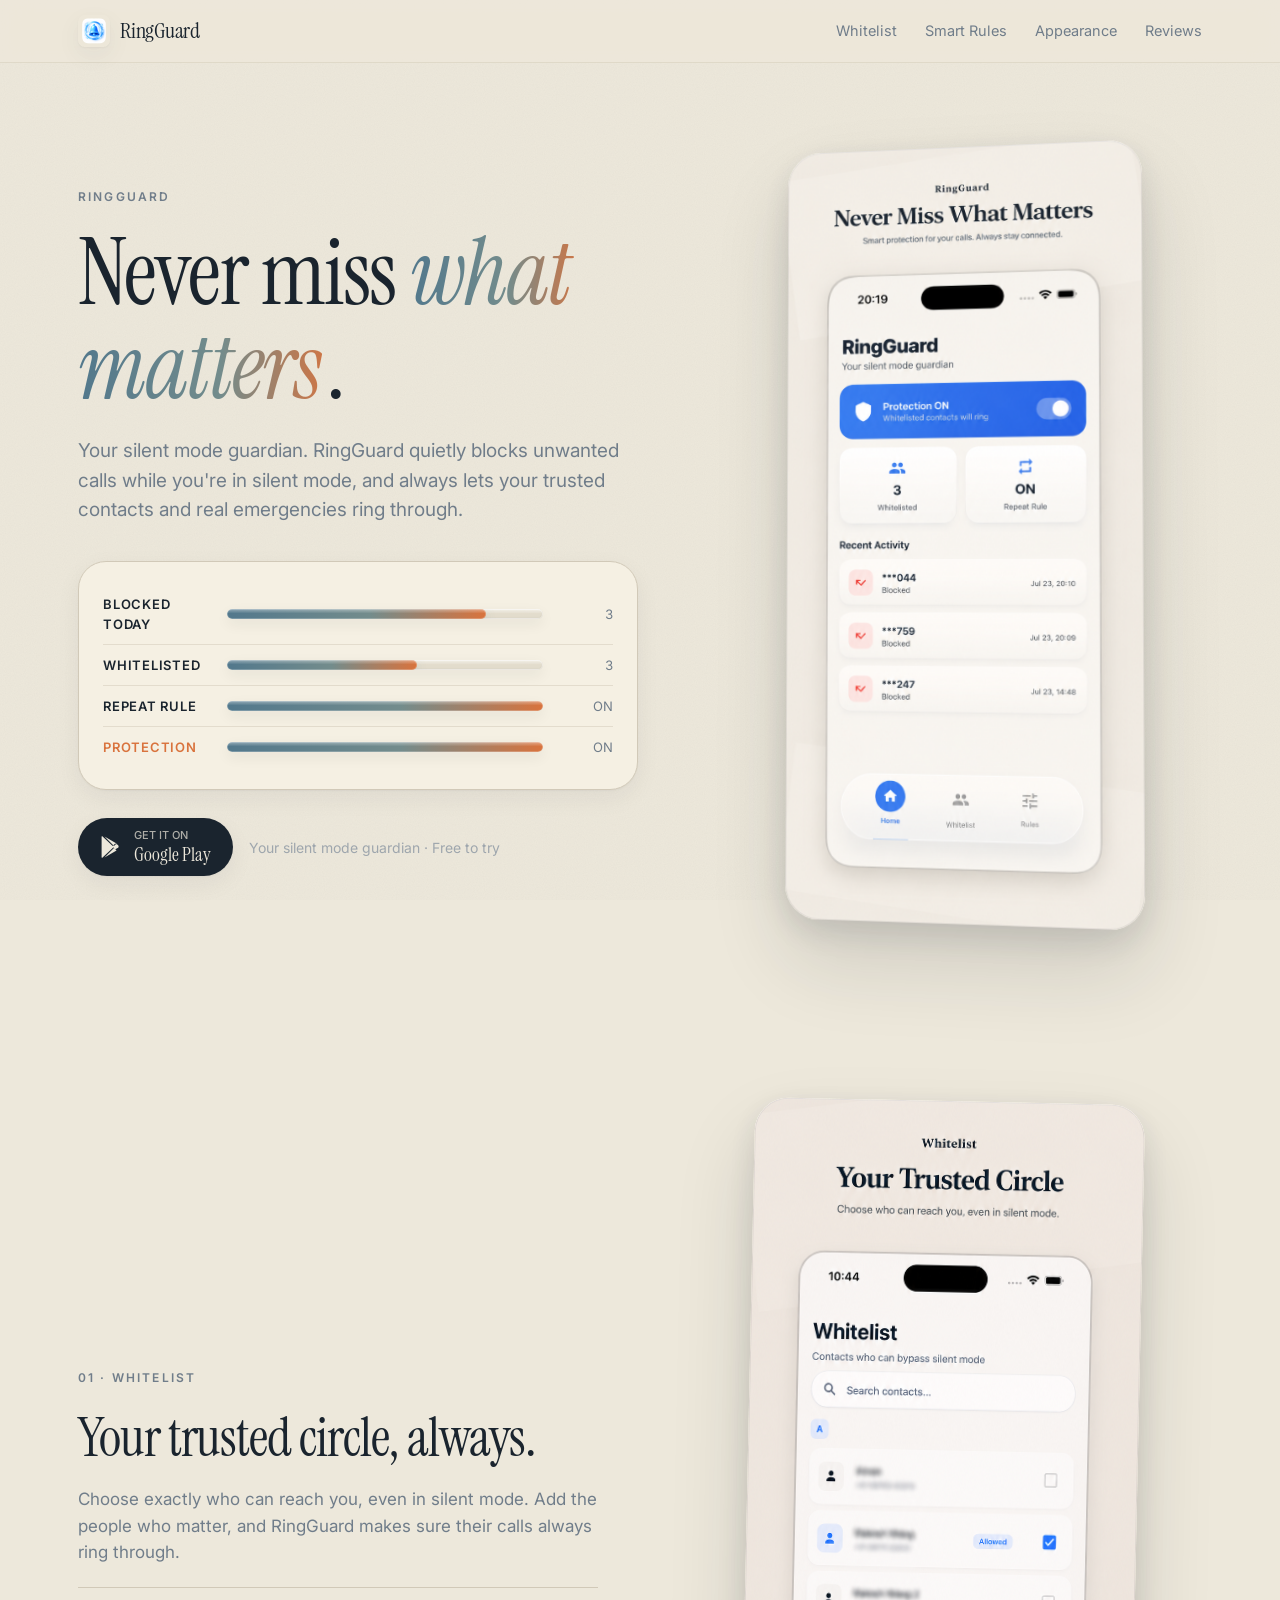
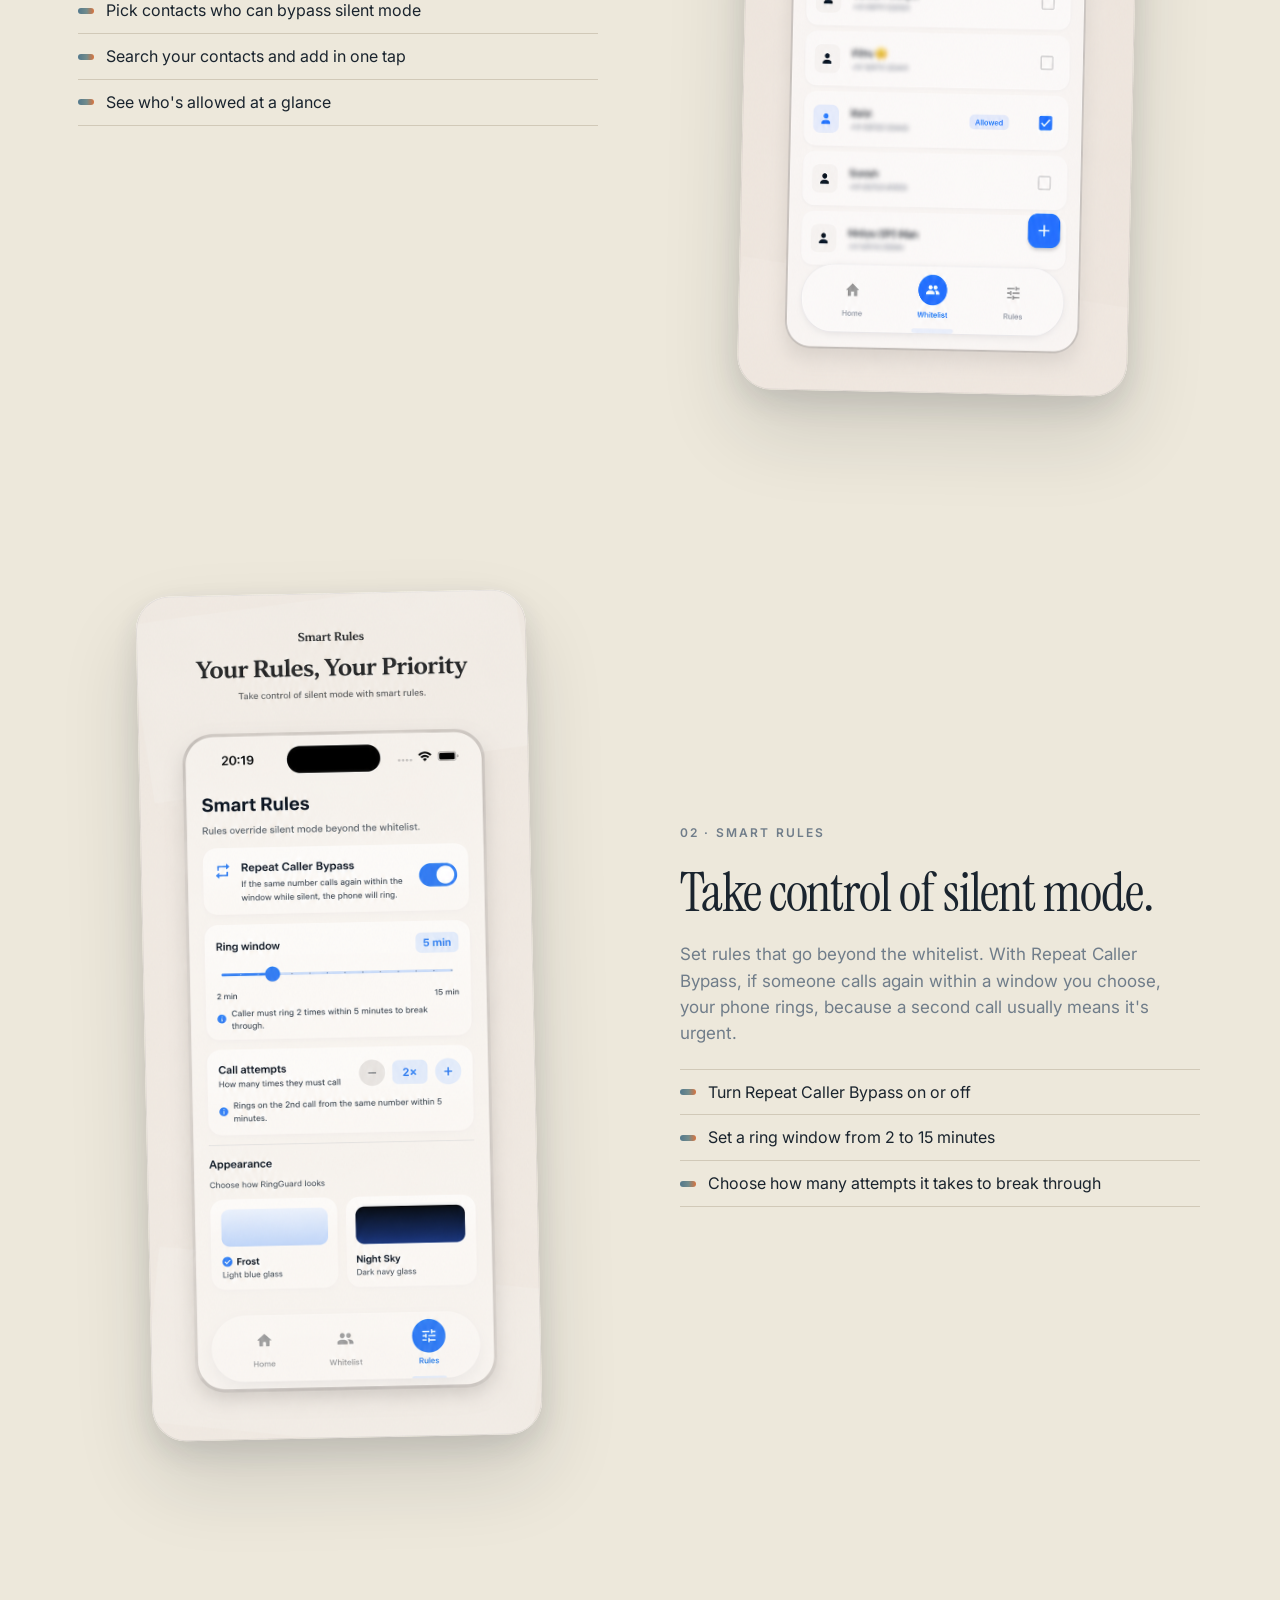
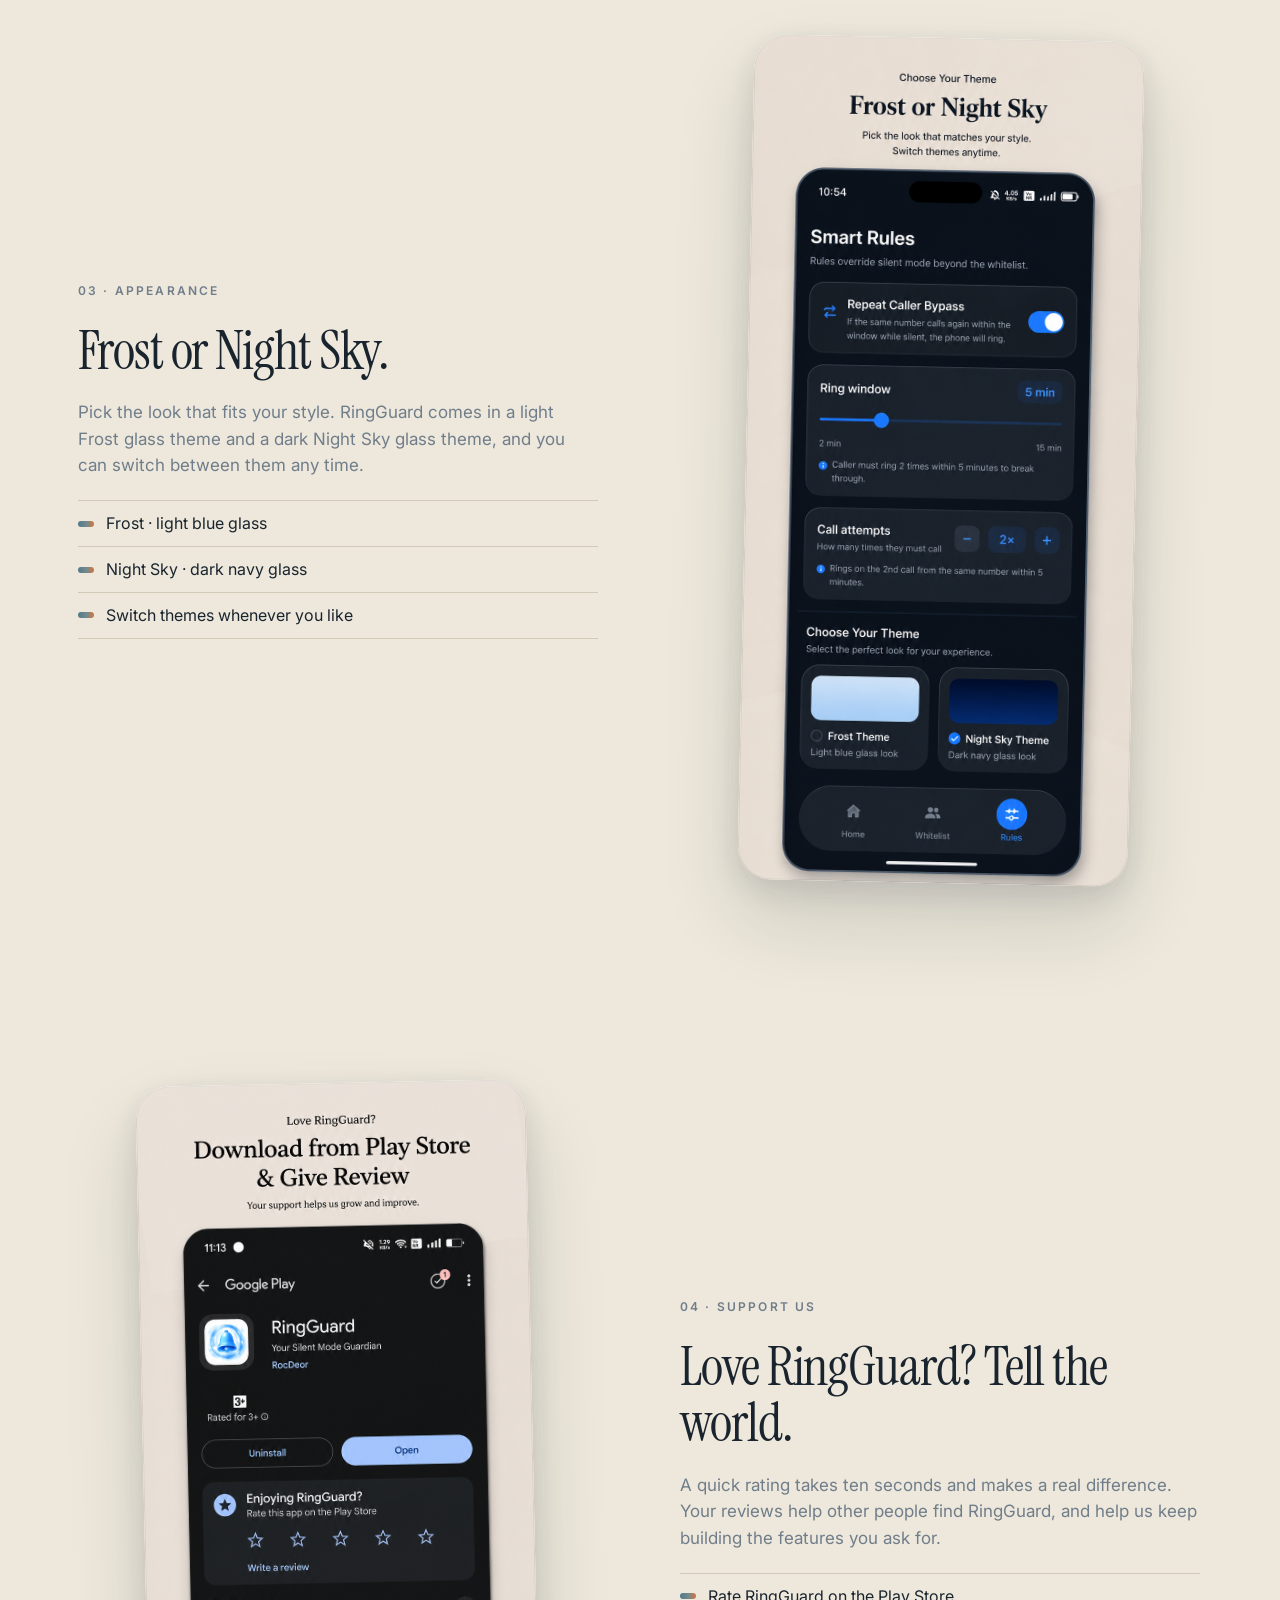
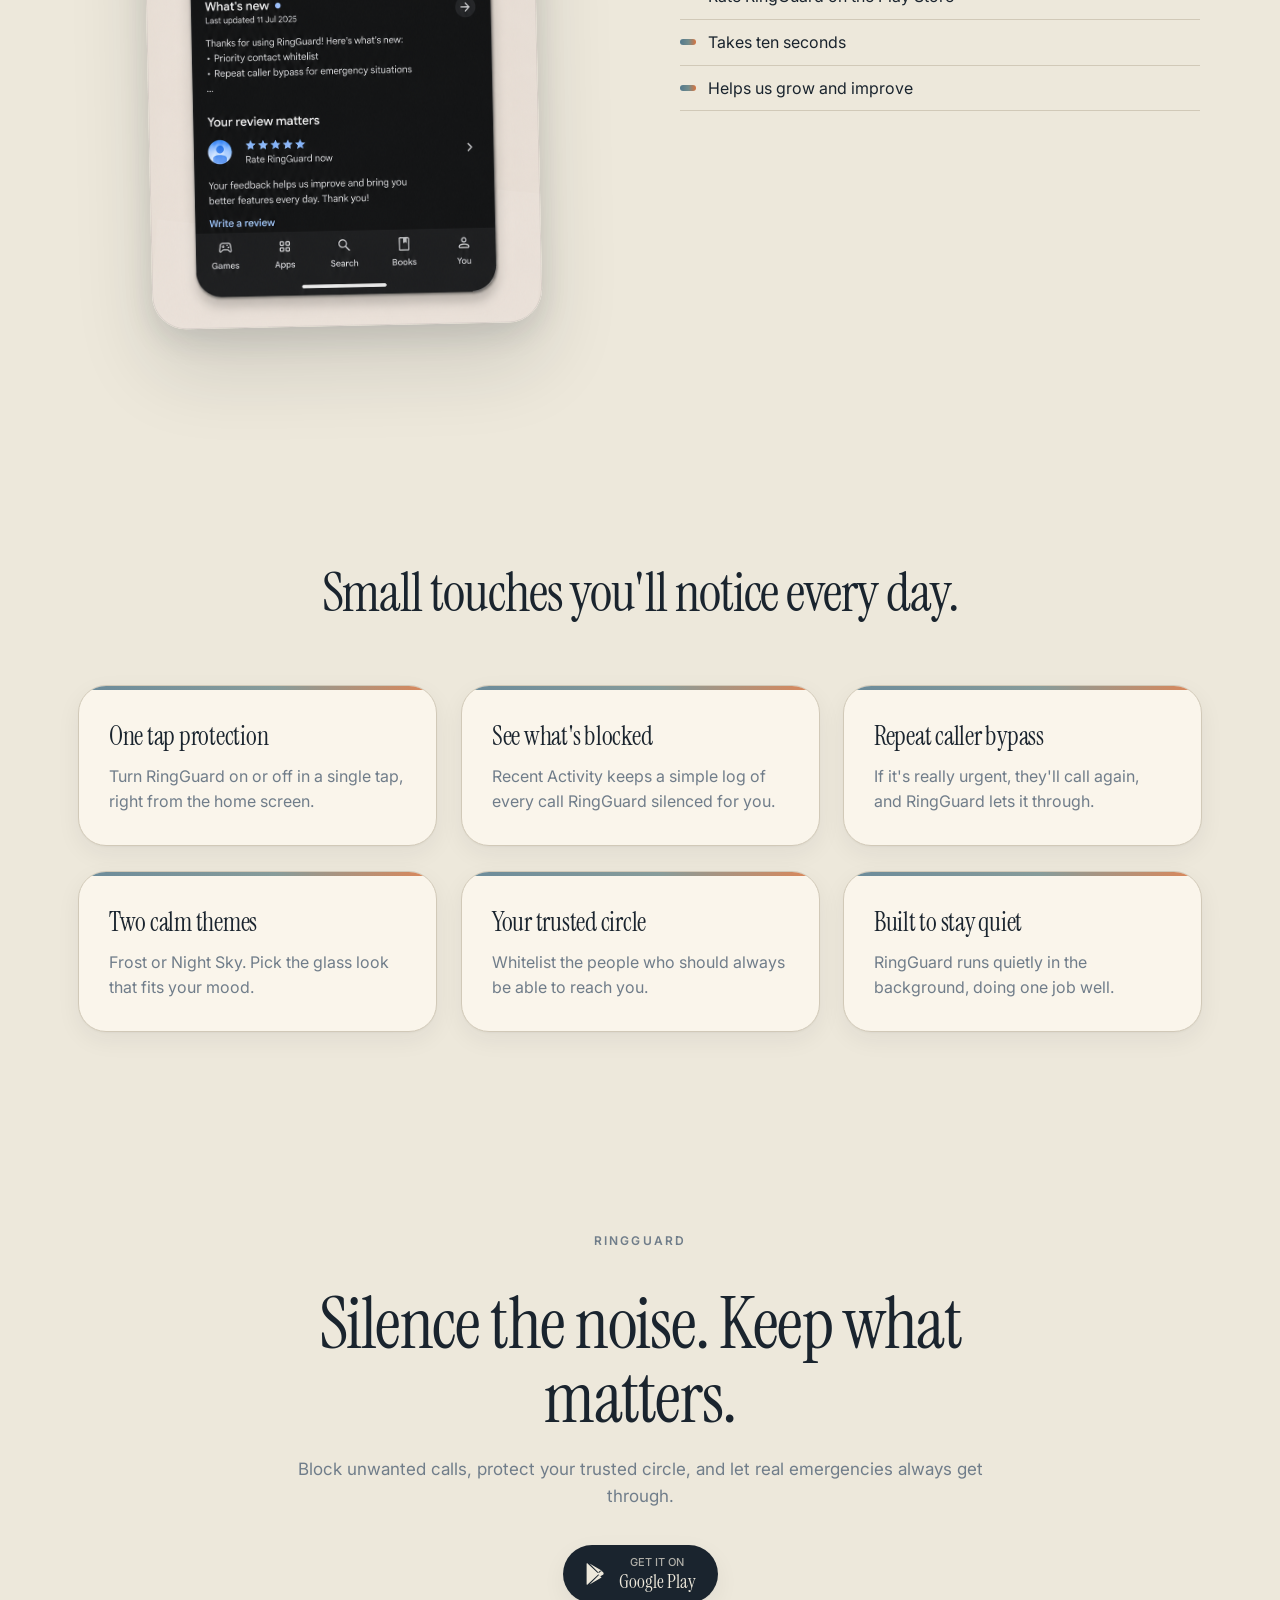
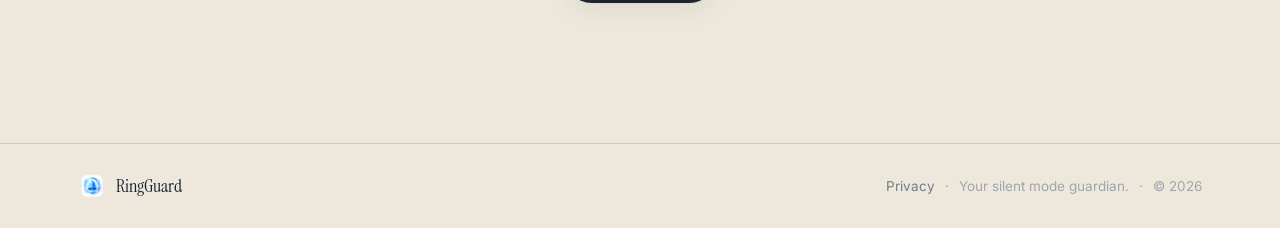
<file: index.html>
<!DOCTYPE html>
<html lang="en">
<head>
<meta charset="UTF-8" />
<meta name="viewport" content="width=device-width, initial-scale=1, viewport-fit=cover" />
<title>RingGuard · Your Silent Mode Guardian</title>
<meta name="description" content="RingGuard blocks unwanted calls while your phone is on silent, and always lets your trusted contacts and real emergencies through." />
<meta name="theme-color" content="#EDE8DB" />
<meta name="robots" content="index,follow" />

<link rel="canonical" href="https://wandering-spirit-22.github.io/ringguard/" />

<meta property="og:title" content="RingGuard · Your Silent Mode Guardian" />
<meta property="og:description" content="Block unwanted calls in silent mode. Whitelist the people who matter, set smart rules for repeat callers, and never miss what's important." />
<meta property="og:image" content="https://wandering-spirit-22.github.io/ringguard/assets/og.png" />
<meta property="og:image:width" content="1200" />
<meta property="og:image:height" content="630" />
<meta property="og:url" content="https://wandering-spirit-22.github.io/ringguard/" />
<meta property="og:type" content="website" />
<meta property="og:site_name" content="RingGuard" />
<meta name="twitter:card" content="summary_large_image" />
<meta name="twitter:title" content="RingGuard · Your Silent Mode Guardian" />
<meta name="twitter:description" content="Block unwanted calls in silent mode. Whitelist the people who matter, and never miss what's important." />
<meta name="twitter:image" content="https://wandering-spirit-22.github.io/ringguard/assets/og.png" />

<link rel="icon" type="image/png" href="assets/icon.png" />
<link rel="apple-touch-icon" href="assets/icon.png" />

<link rel="preconnect" href="https://fonts.googleapis.com" />
<link rel="preconnect" href="https://fonts.gstatic.com" crossorigin />
<link href="https://fonts.googleapis.com/css2?family=Instrument+Serif:ital@0;1&family=Inter:wght@400;500;600;700&display=swap" rel="stylesheet" />

<link rel="stylesheet" href="style.css" />
</head>
<body>

<div class="grain" aria-hidden="true"></div>

<header class="nav">
  <div class="nav-inner">
    <a class="brand" href="#top" aria-label="RingGuard home">
      <img src="assets/icon.png" alt="" width="32" height="32" />
      <span>RingGuard</span>
    </a>
    <nav class="nav-links">
      <a href="#features">Whitelist</a>
      <a href="#smart-rules">Smart Rules</a>
      <a href="#themes">Appearance</a>
      <a href="#share">Reviews</a>
    </nav>
  </div>
</header>

<main id="top">

  <!-- HERO -->
  <section class="hero">
    <div class="hero-inner">
      <p class="eyebrow">RingGuard</p>
      <h1 class="hero-title">
        Never miss <em>what matters</em>.
      </h1>
      <p class="hero-sub">
        Your silent mode guardian. RingGuard quietly blocks unwanted calls while you're in silent mode, and always lets your trusted contacts and real emergencies ring through.
      </p>

      <div class="hero-bars" aria-hidden="true">
        <div class="bar-row" data-progress="82">
          <span class="bar-label">Blocked today</span>
          <div class="track"><div class="fill"></div></div>
          <span class="bar-value">3</span>
        </div>
        <div class="bar-row" data-progress="60">
          <span class="bar-label">Whitelisted</span>
          <div class="track"><div class="fill"></div></div>
          <span class="bar-value">3</span>
        </div>
        <div class="bar-row" data-progress="100">
          <span class="bar-label">Repeat rule</span>
          <div class="track"><div class="fill"></div></div>
          <span class="bar-value">ON</span>
        </div>
        <div class="bar-row" data-progress="100" data-highlight="true">
          <span class="bar-label">Protection</span>
          <div class="track"><div class="fill"></div></div>
          <span class="bar-value">ON</span>
        </div>
      </div>

      <div class="cta">
        <a class="playstore" href="https://play.google.com/store/apps/details?id=com.ringguard.app" aria-label="Get RingGuard on Google Play">
          <svg viewBox="0 0 512 512" width="22" height="22" aria-hidden="true">
           <path fill="currentColor" d="M325.3 234.3L104.6 13l280.8 161.2-60.1 60.1zM47 0c-6.1 4.6-9.6 11.8-9.6 21.1v469.8c0 9.3 3.5 16.5 9.6 21.1l273.4-256L47 0zm372.4 208.6l-63.3-36.5-70.1 68.9 70.1 68.9 63.9-36.5c19.3-12 19.3-32.9-0.6-64.8zM104.6 499l280.8-161.2-60.1-60.1L104.6 499z"/>
          </svg>
          <span class="ap-text">
           <span class="ap-top">GET IT ON</span>
           <span class="ap-bot">Google Play</span>
          </span>
        </a>
        <span class="cta-note">Your silent mode guardian · Free to try</span>
      </div>
    </div>

    <div class="hero-aside" aria-hidden="true">
      <div class="phone phone-tilt">
        <img src="assets/home page.png" alt="" />
      </div>
    </div>
  </section>

  <!-- FEATURE 1: Whitelist -->
  <section class="feature feature-alt" id="features">
    <div class="feature-text reveal">
      <p class="kicker">01 · Whitelist</p>
      <h2>Your trusted circle, always.</h2>
      <p>
        Choose exactly who can reach you, even in silent mode. Add the people who matter, and RingGuard makes sure their calls always ring through.
      </p>
      <ul class="bullets">
        <li>Pick contacts who can bypass silent mode</li>
        <li>Search your contacts and add in one tap</li>
        <li>See who's allowed at a glance</li>
      </ul>
    </div>
    <div class="feature-art reveal">
      <div class="phone">
        <img src="assets/whitelist.png" alt="The RingGuard whitelist screen showing trusted contacts allowed to bypass silent mode." />
      </div>
    </div>
  </section>

  <!-- FEATURE 2: Smart Rules -->
  <section class="feature" id="smart-rules">
    <div class="feature-art reveal">
      <div class="phone">
        <img src="assets/smart rules.png" alt="The RingGuard Smart Rules screen with repeat caller bypass and ring window settings." />
      </div>
    </div>
    <div class="feature-text reveal">
      <p class="kicker">02 · Smart Rules</p>
      <h2>Take control of silent mode.</h2>
      <p>
        Set rules that go beyond the whitelist. With Repeat Caller Bypass, if someone calls again within a window you choose, your phone rings, because a second call usually means it's urgent.
      </p>
      <ul class="bullets">
        <li>Turn Repeat Caller Bypass on or off</li>
        <li>Set a ring window from 2 to 15 minutes</li>
        <li>Choose how many attempts it takes to break through</li>
      </ul>
    </div>
  </section>

  <!-- FEATURE 3: Themes -->
  <section class="feature feature-alt" id="themes">
    <div class="feature-text reveal">
      <p class="kicker">03 · Appearance</p>
      <h2>Frost or Night Sky.</h2>
      <p>
        Pick the look that fits your style. RingGuard comes in a light Frost glass theme and a dark Night Sky glass theme, and you can switch between them any time.
      </p>
      <ul class="bullets">
        <li>Frost · light blue glass</li>
        <li>Night Sky · dark navy glass</li>
        <li>Switch themes whenever you like</li>
      </ul>
    </div>
    <div class="feature-art reveal">
      <div class="phone">
        <img src="assets/theme night.png" alt="The RingGuard Night Sky dark theme shown on the Smart Rules screen." />
      </div>
    </div>
  </section>

  <!-- FEATURE 4: Reviews -->
  <section class="feature" id="share">
    <div class="feature-art reveal">
      <div class="phone">
        <img src="assets/review.png" alt="The Play Store listing for RingGuard with a prompt to leave a review." />
      </div>
    </div>
    <div class="feature-text reveal">
      <p class="kicker">04 · Support Us</p>
      <h2>Love RingGuard? Tell the world.</h2>
      <p>
        A quick rating takes ten seconds and makes a real difference. Your reviews help other people find RingGuard, and help us keep building the features you ask for.
      </p>
      <ul class="bullets">
        <li>Rate RingGuard on the Play Store</li>
        <li>Takes ten seconds</li>
        <li>Helps us grow and improve</li>
      </ul>
    </div>
  </section>

  <!-- MORE NICE THINGS -->
  <section class="more">
    <div class="more-inner">
      <p class="kicker reveal">More nice things</p>
      <h2 class="reveal">Small touches you'll notice every day.</h2>
      <div class="more-grid">
        <div class="more-card reveal">
          <h3>One tap protection</h3>
          <p>Turn RingGuard on or off in a single tap, right from the home screen.</p>
        </div>
        <div class="more-card reveal">
          <h3>See what's blocked</h3>
          <p>Recent Activity keeps a simple log of every call RingGuard silenced for you.</p>
        </div>
        <div class="more-card reveal">
          <h3>Repeat caller bypass</h3>
          <p>If it's really urgent, they'll call again, and RingGuard lets it through.</p>
        </div>
        <div class="more-card reveal">
          <h3>Two calm themes</h3>
          <p>Frost or Night Sky. Pick the glass look that fits your mood.</p>
        </div>
        <div class="more-card reveal">
          <h3>Your trusted circle</h3>
          <p>Whitelist the people who should always be able to reach you.</p>
        </div>
        <div class="more-card reveal">
          <h3>Built to stay quiet</h3>
          <p>RingGuard runs quietly in the background, doing one job well.</p>
        </div>
      </div>
    </div>
  </section>

  <!-- CLOSING -->
  <section class="closing">
    <div class="closing-inner reveal">
      <p class="eyebrow">RingGuard</p>
      <h2>Silence the noise. Keep what matters.</h2>
      <p>Block unwanted calls, protect your trusted circle, and let real emergencies always get through.</p>
      <a class="playstore" href="https://play.google.com/store/apps/details?id=com.ringguard.app" aria-label="Get RingGuard on Google Play">
       <svg viewBox="0 0 512 512" width="22" height="22" aria-hidden="true">
         <path fill="currentColor" d="M325.3 234.3L104.6 13l280.8 161.2-60.1 60.1zM47 0c-6.1 4.6-9.6 11.8-9.6 21.1v469.8c0 9.3 3.5 16.5 9.6 21.1l273.4-256L47 0zm372.4 208.6l-63.3-36.5-70.1 68.9 70.1 68.9 63.9-36.5c19.3-12 19.3-32.9-0.6-64.8zM104.6 499l280.8-161.2-60.1-60.1L104.6 499z"/>
       </svg>
        <span class="ap-text">
         <span class="ap-top">GET IT ON</span>
          <span class="ap-bot">Google Play</span>
        </span>
      </a>
    </div>
  </section>
</main>

<footer class="foot">
  <div class="foot-inner">
    <div class="foot-brand">
      <img src="assets/icon.png" alt="" width="28" height="28" />
      <span>RingGuard</span>
    </div>
    <div class="foot-meta">
      <a href="privacy.html">Privacy</a>
      <span class="dot">·</span>
      <span>Your silent mode guardian.</span>
      <span class="dot">·</span>
      <span>© <span id="year">2026</span></span>
    </div>
  </div>
</footer>

<script src="app.js" defer></script>
</body>
</html>
</file>
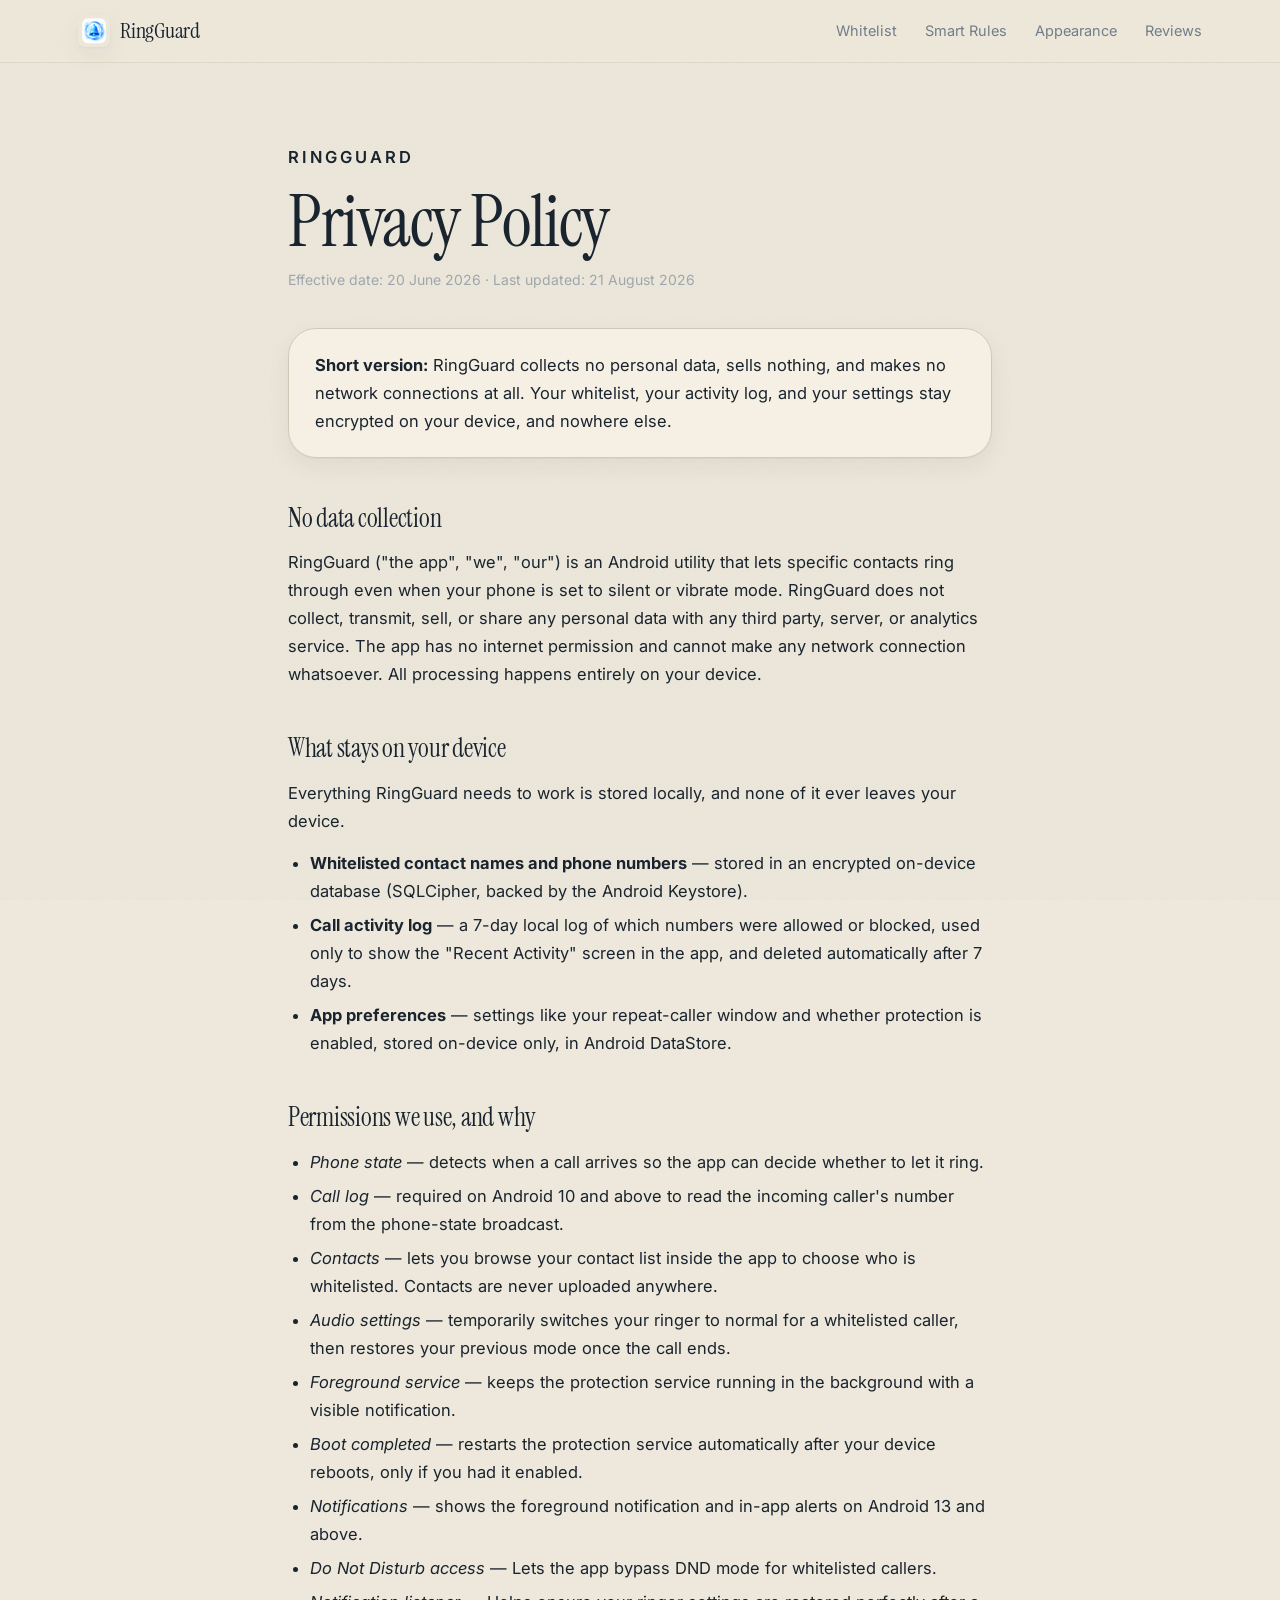
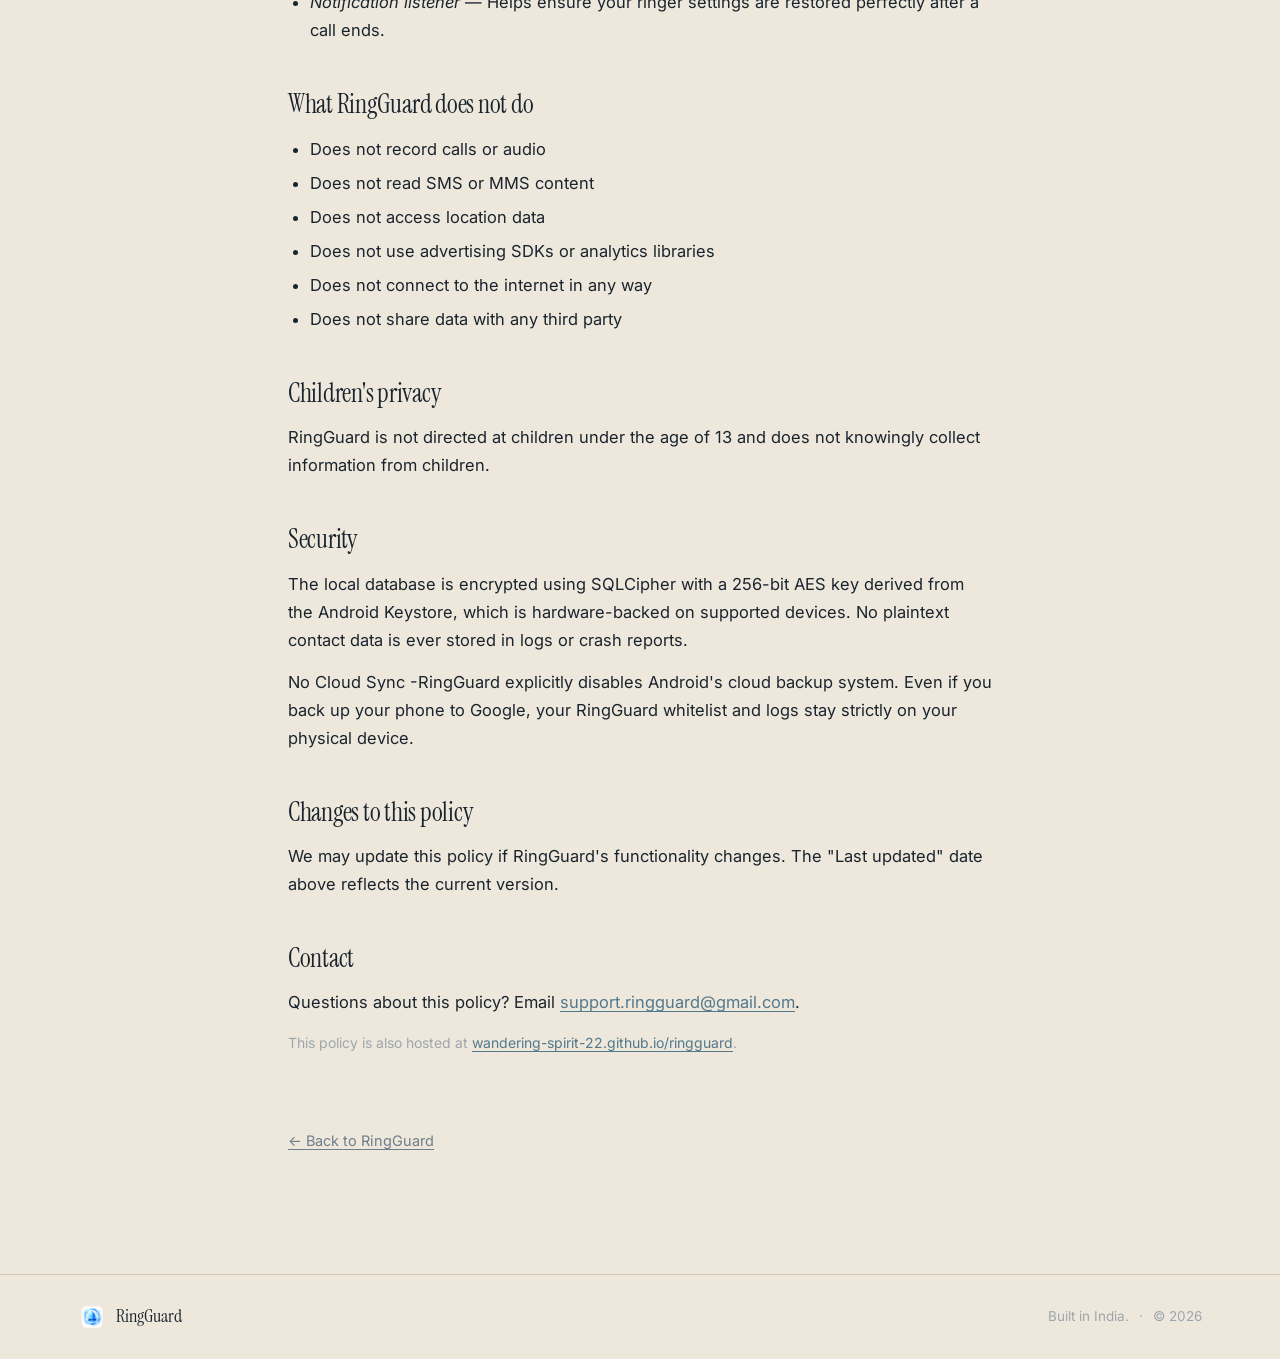
<file: privacy.html>
<!DOCTYPE html>
<html lang="en">
<head>
<meta charset="UTF-8" />
<meta name="viewport" content="width=device-width, initial-scale=1, viewport-fit=cover" />
<title>RingGuard · Privacy Policy</title>
<meta name="description" content="RingGuard collects no personal data and makes no network connections of any kind. Everything stays encrypted, on your device." />
<link rel="canonical" href="https://wandering-spirit-22.github.io/ringguard/privacy.html" />
<meta property="og:title" content="RingGuard · Privacy Policy" />
<meta property="og:description" content="RingGuard collects no personal data and makes no network connections of any kind. Everything stays encrypted, on your device." />
<meta property="og:url" content="https://wandering-spirit-22.github.io/ringguard/privacy.html" />
<meta property="og:type" content="website" />
<meta name="theme-color" content="#EDE8DB" />
<meta name="robots" content="index,follow" />

<link rel="icon" type="image/png" href="assets/icon.png" />
<link rel="apple-touch-icon" href="assets/icon.png" />

<link rel="preconnect" href="https://fonts.googleapis.com" />
<link rel="preconnect" href="https://fonts.gstatic.com" crossorigin />
<link href="https://fonts.googleapis.com/css2?family=Instrument+Serif:ital@0;1&family=Inter:wght@400;500;600;700&display=swap" rel="stylesheet" />

<link rel="stylesheet" href="style.css" />
<style>
  .legal {
    max-width: 760px;
    margin: 0 auto;
    padding: 80px 28px 120px;
  }
  .legal .eyebrow { margin-bottom: 14px; }
  .legal h1 {
    font-family: var(--serif);
    font-weight: 400;
    font-size: clamp(40px, 6vw, 72px);
    line-height: 1.04;
    letter-spacing: -0.02em;
    margin: 0 0 8px;
  }
  .legal .updated {
    color: var(--text-3);
    font-size: 14px;
    margin: 0 0 36px;
  }
  .legal h2 {
    font-family: var(--serif);
    font-weight: 400;
    font-size: 26px;
    letter-spacing: -0.01em;
    margin: 40px 0 10px;
  }
  .legal p, .legal li {
    color: var(--text);
    font-size: 16.5px;
    line-height: 1.7;
  }
  .legal p { margin: 0 0 14px; }
  .legal ul { padding-left: 22px; margin: 0 0 14px; }
  .legal li { margin-bottom: 6px; }
  .legal a { color: var(--accent); text-decoration: underline; text-underline-offset: 3px; }
  .legal a:hover { color: var(--warm); }
  .legal .summary {
    background: var(--card);
    border: 1px solid var(--divider);
    border-radius: var(--r-card);
    padding: 22px 26px;
    margin: 28px 0 8px;
    box-shadow: var(--shadow-1);
  }
  .legal .summary p { margin: 0; }
  .legal .summary strong { color: var(--text); }
  .legal .back {
    display: inline-flex; align-items: center; gap: 8px;
    color: var(--text-2);
    font-size: 14.5px;
    margin-top: 40px;
  }
  .legal .back:hover { color: var(--text); }
</style>
</head>
<body>

<div class="grain" aria-hidden="true"></div>

<header class="nav">
  <div class="nav-inner">
    <a class="brand" href="index.html" aria-label="RingGuard home">
      <img src="assets/icon.png" alt="" width="32" height="32" />
      <span>RingGuard</span>
    </a>
    <nav class="nav-links">
      <a href="index.html#features">Whitelist</a>
      <a href="index.html#smart-rules">Smart Rules</a>
      <a href="index.html#themes">Appearance</a>
      <a href="index.html#share">Reviews</a>
    </nav>
  </div>
</header>

<main>
  <article class="legal">
    <p class="eyebrow">RingGuard</p>
    <h1>Privacy Policy</h1>
    <p class="updated">Effective date: 20 June 2026 · Last updated: 21 August 2026</p>

    <div class="summary">
      <p><strong>Short version:</strong> RingGuard collects no personal data, sells nothing, and makes no network connections at all. Your whitelist, your activity log, and your settings stay encrypted on your device, and nowhere else.</p>
    </div>

    <h2>No data collection</h2>
    <p>RingGuard ("the app", "we", "our") is an Android utility that lets specific contacts ring through even when your phone is set to silent or vibrate mode. RingGuard does not collect, transmit, sell, or share any personal data with any third party, server, or analytics service. The app has no internet permission and cannot make any network connection whatsoever. All processing happens entirely on your device.</p>

    <h2>What stays on your device</h2>
    <p>Everything RingGuard needs to work is stored locally, and none of it ever leaves your device.</p>
    <ul>
      <li><strong>Whitelisted contact names and phone numbers</strong> — stored in an encrypted on-device database (SQLCipher, backed by the Android Keystore).</li>
      <li><strong>Call activity log</strong> — a 7-day local log of which numbers were allowed or blocked, used only to show the "Recent Activity" screen in the app, and deleted automatically after 7 days.</li>
      <li><strong>App preferences</strong> — settings like your repeat-caller window and whether protection is enabled, stored on-device only, in Android DataStore.</li>
    </ul>

    <h2>Permissions we use, and why</h2>
    <ul>
      <li><em>Phone state</em> — detects when a call arrives so the app can decide whether to let it ring.</li>
      <li><em>Call log</em> — required on Android 10 and above to read the incoming caller's number from the phone-state broadcast.</li>
      <li><em>Contacts</em> — lets you browse your contact list inside the app to choose who is whitelisted. Contacts are never uploaded anywhere.</li>
      <li><em>Audio settings</em> — temporarily switches your ringer to normal for a whitelisted caller, then restores your previous mode once the call ends.</li>
      <li><em>Foreground service</em> — keeps the protection service running in the background with a visible notification.</li>
      <li><em>Boot completed</em> — restarts the protection service automatically after your device reboots, only if you had it enabled.</li>
      <li><em>Notifications</em> — shows the foreground notification and in-app alerts on Android 13 and above.</li>
      <li><em>Do Not Disturb access </em> — Lets the app bypass DND mode for whitelisted callers.</li>
      <li><em>Notification listener</em> — Helps ensure your ringer settings are restored perfectly after a call ends.</li>
    </ul>

    <h2>What RingGuard does not do</h2>
    <ul>
      <li>Does not record calls or audio</li>
      <li>Does not read SMS or MMS content</li>
      <li>Does not access location data</li>
      <li>Does not use advertising SDKs or analytics libraries</li>
      <li>Does not connect to the internet in any way</li>
      <li>Does not share data with any third party</li>
    </ul>

    <h2>Children's privacy</h2>
    <p>RingGuard is not directed at children under the age of 13 and does not knowingly collect information from children.</p>

    <h2>Security</h2>
    <p>The local database is encrypted using SQLCipher with a 256-bit AES key derived from the Android Keystore, which is hardware-backed on supported devices. No plaintext contact data is ever stored in logs or crash reports.</p>
    <p>No Cloud Sync -RingGuard explicitly disables Android's cloud backup system. Even if you back up your phone to Google, your RingGuard whitelist and logs stay strictly on your physical device.</p>

    <h2>Changes to this policy</h2>
    <p>We may update this policy if RingGuard's functionality changes. The "Last updated" date above reflects the current version.</p>

    <h2>Contact</h2>
    <p>Questions about this policy? Email <a href="mailto:support.ringguard@gmail.com">support.ringguard@gmail.com</a>.</p>
    <p class="updated">This policy is also hosted at <a href="https://wandering-spirit-22.github.io/ringguard/" target="_blank" rel="noopener">wandering-spirit-22.github.io/ringguard</a>.</p>

    <a class="back" href="index.html">← Back to RingGuard</a>
  </article>
</main>

<footer class="foot">
  <div class="foot-inner">
    <div class="foot-brand">
      <img src="assets/icon.png" alt="" width="28" height="28" />
      <span>RingGuard</span>
    </div>
    <div class="foot-meta">
      <span>Built in India.</span>
      <span class="dot">·</span>
      <span>© <span id="year">2026</span></span>
    </div>
  </div>
</footer>

<script>document.getElementById('year').textContent = String(new Date().getFullYear());</script>
</body>
</html>
</file>
<file: style.css>
/* ---------- Tokens (mirrors AppTheme.swift) ---------- */
:root {
  --bg:           #EDE8DB;
  --card:         #F5F0E3;
  --card-elev:    #FAF5EB;
  --text:         #1A242E;
  --text-2:       #707D8A;
  --text-3:       #9EA6AD;
  --track:        #DBD4C4;
  --divider:      #D1C9B8;
  --accent:       #52788C;
  --accent-mid:   #738C8C;
  --warm:         #D9733D;

  --grad: linear-gradient(90deg, #52788C 0%, #738C8C 55%, #D9733D 100%);
  --grad-soft: linear-gradient(90deg, rgba(82,120,140,.15) 0%, rgba(217,115,61,.15) 100%);

  --serif: "Instrument Serif", "Iowan Old Style", "Apple Garamond", Georgia, serif;
  --sans:  "Inter", -apple-system, BlinkMacSystemFont, "SF Pro Text", system-ui, sans-serif;

  --r-card: 28px;
  --r-pill: 999px;

  --shadow-1: 0 1px 2px rgba(26,36,46,.04), 0 8px 24px rgba(26,36,46,.06);
  --shadow-2: 0 4px 14px rgba(26,36,46,.08), 0 24px 60px rgba(26,36,46,.10);
  --shadow-3: 0 10px 30px rgba(26,36,46,.12), 0 40px 80px rgba(26,36,46,.14);

  --max: 1180px;
}

/* ---------- Base ---------- */
* { box-sizing: border-box; }
html, body { margin: 0; padding: 0; }
html { scroll-behavior: smooth; }
body {
  background: var(--bg);
  color: var(--text);
  font-family: var(--sans);
  font-size: 17px;
  line-height: 1.55;
  -webkit-font-smoothing: antialiased;
  text-rendering: optimizeLegibility;
  overflow-x: hidden;
}

a { color: inherit; text-decoration: none; }
img { display: block; max-width: 100%; height: auto; }

::selection { background: rgba(217,115,61,.25); color: var(--text); }

/* Subtle paper grain: adds texture to the cream background */
.grain {
  position: fixed; inset: 0; z-index: 0; pointer-events: none;
  background-image: url("data:image/svg+xml;utf8,<svg xmlns='http://www.w3.org/2000/svg' width='160' height='160'><filter id='n'><feTurbulence type='fractalNoise' baseFrequency='0.9' numOctaves='2' stitchTiles='stitch'/><feColorMatrix values='0 0 0 0 0.10  0 0 0 0 0.14  0 0 0 0 0.18  0 0 0 0.06 0'/></filter><rect width='100%25' height='100%25' filter='url(%23n)'/></svg>");
  opacity: .55;
  mix-blend-mode: multiply;
}

main, .nav, .foot { position: relative; z-index: 1; }

/* ---------- Nav ---------- */
.nav {
  position: sticky; top: 0; z-index: 30;
  backdrop-filter: saturate(140%) blur(14px);
  -webkit-backdrop-filter: saturate(140%) blur(14px);
  background: rgba(237,232,219,.72);
  border-bottom: 1px solid rgba(209,201,184,.5);
}
.nav-inner {
  max-width: var(--max);
  margin: 0 auto; padding: 14px 28px;
  display: flex; align-items: center; justify-content: space-between;
}
.brand {
  display: flex; align-items: center; gap: 10px;
  font-family: var(--serif); font-size: 22px; letter-spacing: -0.01em;
}
.brand img { border-radius: 7px; box-shadow: var(--shadow-1); }
.nav-links { display: flex; gap: 28px; }
.nav-links a {
  font-size: 14.5px; color: var(--text-2);
  transition: color .25s ease;
}
.nav-links a:hover { color: var(--text); }

@media (max-width: 640px) {
  .nav-links { display: none; }
  .nav-inner { padding: 12px 20px; }
}

/* ---------- Hero ---------- */
.hero {
  max-width: var(--max);
  margin: 0 auto;
  padding: 80px 28px 80px;
  display: grid; grid-template-columns: 1.1fr 0.9fr; gap: 56px; align-items: center;
}
.hero-inner { max-width: 560px; }
.eyebrow {
  font-family: var(--sans);
  text-transform: uppercase;
  letter-spacing: 0.18em;
  font-size: 12px; font-weight: 600;
  color: var(--text-2);
  margin: 0 0 20px;
}
.hero-title {
  font-family: var(--serif);
  font-weight: 400;
  font-size: clamp(48px, 7.4vw, 92px);
  line-height: 1.02;
  letter-spacing: -0.02em;
  margin: 0 0 22px;
}
.hero-title em {
  font-style: italic;
  background: var(--grad);
  -webkit-background-clip: text;
  background-clip: text;
  color: transparent;
  padding: 0 0.18em 0.04em 0;
  margin-right: -0.12em;
  -webkit-box-decoration-break: clone;
  box-decoration-break: clone;
}
.hero-sub {
  font-size: 19px; color: var(--text-2);
  margin: 0 0 36px; max-width: 48ch;
}
.cta {
  display: flex; align-items: center; gap: 16px; flex-wrap: wrap;
  margin-top: 28px;
}
.cta-note { font-size: 14px; color: var(--text-3); }
.playstore {
  display: inline-flex; align-items: center; gap: 12px;
  background: var(--text); color: var(--bg);
  padding: 12px 22px;
  border-radius: var(--r-pill);
  font-weight: 500;
  box-shadow: var(--shadow-1);
  transition: transform .35s cubic-bezier(.2,.7,.2,1), box-shadow .35s ease;
}
.playstore:hover { transform: translateY(-2px); box-shadow: var(--shadow-2); }
.playstore svg { flex-shrink: 0; }
.ap-text { display: flex; flex-direction: column; line-height: 1; }
.ap-top { font-size: 11px; opacity: .7; margin-bottom: 4px; }
.ap-bot { font-family: var(--serif); font-size: 19px; }

.playstore-lg { padding: 14px 30px; }
.playstore-lg .ap-bot { font-size: 22px; }

/* Hero bars */
.hero-bars {
  margin: 36px 0 8px;
  background: var(--card);
  border: 1px solid var(--divider);
  border-radius: var(--r-card);
  padding: 22px 24px;
  box-shadow: var(--shadow-1);
}
.bar-row {
  display: grid;
  grid-template-columns: 110px 1fr 56px;
  align-items: center;
  gap: 14px;
  padding: 10px 0;
  border-bottom: 1px solid rgba(209,201,184,.5);
}
.bar-row:last-child { border-bottom: 0; }
.bar-label {
  font-size: 13px; font-weight: 600; letter-spacing: 0.06em;
  text-transform: uppercase; color: var(--text);
}
.bar-value {
  font-size: 13px; color: var(--text-2);
  text-align: right; font-variant-numeric: tabular-nums;
}
.track {
  height: 10px;
  background:
    linear-gradient(180deg, rgba(255,255,255,.58), rgba(255,255,255,0) 48%),
    rgba(219,212,196,.72);
  border-radius: var(--r-pill);
  overflow: hidden;
  position: relative;
  box-shadow:
    inset 0 0 0 1px rgba(255,255,255,.48),
    inset 0 -1px 2px rgba(26,36,46,.08),
    0 5px 14px rgba(26,36,46,.07);
  backdrop-filter: blur(10px) saturate(120%);
  -webkit-backdrop-filter: blur(10px) saturate(120%);
}
.fill {
  height: 100%;
  width: 0;
  background:
    linear-gradient(180deg, rgba(255,255,255,.38), rgba(255,255,255,0) 44%),
    var(--grad);
  border-radius: var(--r-pill);
  box-shadow:
    inset 0 0 0 1px rgba(255,255,255,.22),
    0 4px 12px rgba(82,120,140,.18);
  transition: width 1.6s cubic-bezier(.2,.7,.2,1);
  transition-delay: var(--delay, 0s);
}
.bar-row[data-highlight="true"] .bar-label { color: var(--warm); }

/* Promo screenshot cards */
.hero-aside { display: flex; justify-content: center; }
.phone {
  position: relative;
  width: min(360px, 100%);
  border-radius: 34px;
  overflow: hidden;
  box-shadow:
    0 1px 0 rgba(255,255,255,.5) inset,
    var(--shadow-3);
  background: var(--card);
  transition: transform .8s cubic-bezier(.2,.7,.2,1);
}
.phone img { width: 100%; height: auto; display: block; }
.phone::after {
  content: ""; position: absolute; inset: 0;
  border-radius: 34px;
  box-shadow:
    inset 0 0 0 1px rgba(26,36,46,.08),
    inset 0 1px 0 rgba(255,255,255,.36);
  pointer-events: none;
}
.watch {
  position: relative;
  width: min(280px, 100%);
  aspect-ratio: 416 / 496;
  border-radius: 56px;
  overflow: hidden;
  background: #000;
  padding: 14px 12px;
  box-shadow:
    0 0 0 6px #1a1a1a,
    0 0 0 7px rgba(255,255,255,.08),
    var(--shadow-3);
  transition: transform .8s cubic-bezier(.2,.7,.2,1);
}
.watch img {
  width: 100%; height: 100%; display: block;
  border-radius: 44px;
  object-fit: cover;
}
.feature:nth-of-type(odd) .feature-art .watch  { transform: rotate(-1.2deg); }
.feature:nth-of-type(even) .feature-art .watch { transform: rotate(1.2deg); }
.feature:nth-of-type(odd) .feature-art .watch:hover,
.feature:nth-of-type(even) .feature-art .watch:hover { transform: rotate(0); }

.phone-tilt {
  transform: perspective(1400px) rotateX(2deg) rotateY(-8deg) translateY(0);
  animation: float 8s ease-in-out infinite;
}
@keyframes float {
  0%, 100% { transform: perspective(1400px) rotateX(2deg) rotateY(-8deg) translateY(0); }
  50%      { transform: perspective(1400px) rotateX(2deg) rotateY(-8deg) translateY(-14px); }
}

/* ---------- Feature sections ---------- */
.feature {
  max-width: var(--max);
  margin: 0 auto;
  padding: 100px 28px;
  display: grid; grid-template-columns: 1fr 1fr; gap: 80px; align-items: center;
}
.feature-alt { /* same; semantic only */ }
.feature-text { max-width: 520px; }
.kicker {
  font-family: var(--sans);
  text-transform: uppercase;
  letter-spacing: 0.18em;
  font-size: 12px; font-weight: 600;
  color: var(--warm);
  margin: 0 0 14px;
}
.feature-text h2 {
  font-family: var(--serif);
  font-weight: 400;
  font-size: clamp(32px, 4.4vw, 54px);
  line-height: 1.05;
  letter-spacing: -0.02em;
  margin: 0 0 20px;
}
.feature-text p { color: var(--text-2); margin: 0 0 22px; max-width: 50ch; }
.bullets { list-style: none; padding: 0; margin: 0; }
.bullets li {
  position: relative;
  padding: 10px 0 10px 28px;
  border-top: 1px solid var(--divider);
  font-size: 16px;
  color: var(--text);
}
.bullets li:last-child { border-bottom: 1px solid var(--divider); }
.bullets li::before {
  content: ""; position: absolute;
  left: 0; top: 50%; transform: translateY(-50%);
  width: 16px; height: 6px;
  background: var(--grad); border-radius: var(--r-pill);
}

.feature-art { display: flex; justify-content: center; }
.feature-art .phone { width: 390px; }

/* alternate gentle tilt per section */
.feature:nth-of-type(odd) .feature-art .phone   { transform: rotate(-1.2deg); }
.feature:nth-of-type(even) .feature-art .phone  { transform: rotate(1.2deg); }
.feature:nth-of-type(odd) .feature-art .phone:hover,
.feature:nth-of-type(even) .feature-art .phone:hover { transform: rotate(0); }

/* ---------- More nice things ---------- */
.more {
  max-width: var(--max);
  margin: 0 auto;
  padding: 100px 28px 40px;
}
.more-inner { text-align: center; }
.more-inner .kicker { display: inline-block; }
.more-inner h2 {
  font-family: var(--serif);
  font-weight: 400;
  font-size: clamp(32px, 4.4vw, 54px);
  line-height: 1.05;
  letter-spacing: -0.02em;
  margin: 0 0 64px;
}
.more-grid {
  display: grid;
  grid-template-columns: repeat(3, 1fr);
  gap: 24px;
  text-align: left;
}
.more-card {
  position: relative;
  background: var(--card-elev);
  border: 1px solid var(--divider);
  border-radius: var(--r-card);
  padding: 36px 30px 32px;
  box-shadow: var(--shadow-1);
  overflow: hidden;
  transition: transform .35s cubic-bezier(.2,.7,.2,1), box-shadow .35s cubic-bezier(.2,.7,.2,1);
}
.more-card::before {
  content: "";
  position: absolute;
  top: 0; left: 0; right: 0;
  height: 4px;
  background: var(--grad);
  opacity: .85;
}
.more-card:hover {
  transform: translateY(-3px);
  box-shadow: var(--shadow-2);
}
.more-card h3 {
  font-family: var(--serif);
  font-weight: 400;
  font-size: 26px;
  line-height: 1.15;
  letter-spacing: -0.01em;
  margin: 0 0 12px;
}
.more-card p {
  color: var(--text-2);
  margin: 0;
  font-size: 16px;
  line-height: 1.55;
  max-width: 32ch;
}

/* ---------- Closing ---------- */
.closing {
  max-width: var(--max);
  margin: 40px auto 0;
  padding: 120px 28px 140px;
  text-align: center;
}
.closing-inner { max-width: 700px; margin: 0 auto; }
.closing h2 {
  font-family: var(--serif);
  font-weight: 400;
  font-size: clamp(40px, 6vw, 72px);
  line-height: 1.04;
  letter-spacing: -0.02em;
  margin: 14px 0 20px;
}
.closing p { color: var(--text-2); margin: 0 0 36px; }

/* ---------- Footer ---------- */
.foot {
  border-top: 1px solid var(--divider);
  padding: 28px 0;
}
.foot-inner {
  max-width: var(--max);
  margin: 0 auto; padding: 0 28px;
  display: flex; justify-content: space-between; align-items: center; gap: 16px;
  flex-wrap: wrap;
}
.foot-brand { display: flex; align-items: center; gap: 10px; font-family: var(--serif); font-size: 18px; }
.foot-brand img { border-radius: 6px; }
.foot-meta { color: var(--text-3); font-size: 13.5px; display: flex; gap: 10px; align-items: center; flex-wrap: wrap; }
.foot-meta .dot { color: var(--text-3); }
.foot-meta a { color: var(--text-2); transition: color .25s ease; }
.foot-meta a:hover { color: var(--text); }

/* ---------- Reveal animation ---------- */
.reveal {
  opacity: 0;
  transform: translateY(28px);
  transition: opacity .9s cubic-bezier(.2,.7,.2,1), transform .9s cubic-bezier(.2,.7,.2,1);
  will-change: opacity, transform;
}
.reveal.in {
  opacity: 1; transform: translateY(0);
}

/* ---------- Responsive ---------- */
@media (max-width: 960px) {
  .hero {
    grid-template-columns: 1fr;
    padding: 56px 22px 40px;
    gap: 36px;
    text-align: left;
  }
  .hero-aside { order: -1; }
  .phone { width: 280px; }
  .phone-tilt {
    transform: perspective(1400px) rotateX(2deg) rotateY(0deg);
    animation: floatStraight 8s ease-in-out infinite;
  }
  @keyframes floatStraight {
    0%, 100% { transform: perspective(1400px) rotateX(1deg) rotateY(0deg) translateY(0); }
    50%      { transform: perspective(1400px) rotateX(1deg) rotateY(0deg) translateY(-10px); }
  }

  .feature {
    grid-template-columns: 1fr;
    gap: 36px;
    padding: 64px 22px;
  }
  /* image always above text on mobile, regardless of source order */
  .feature .feature-art { order: -1; }
  .feature-art .phone { width: 280px; }

  .hero-bars { padding: 18px 18px; }
  .bar-row { grid-template-columns: 90px 1fr 48px; gap: 10px; }
  .bar-label { font-size: 12px; }

  .closing { padding: 80px 22px 100px; }

  .more { padding: 64px 22px 24px; }
  .more-inner h2 { margin-bottom: 36px; }
  .more-grid { grid-template-columns: 1fr; gap: 16px; }
  .more-card { padding: 28px 24px 26px; }
}

@media (min-width: 961px) and (max-width: 1100px) {
  .more-grid { grid-template-columns: repeat(2, 1fr); }
}

@media (prefers-reduced-motion: reduce) {
  *, *::before, *::after {
    animation-duration: 0s !important;
    transition-duration: 0s !important;
  }
  .reveal { opacity: 1; transform: none; }
}
</file>
